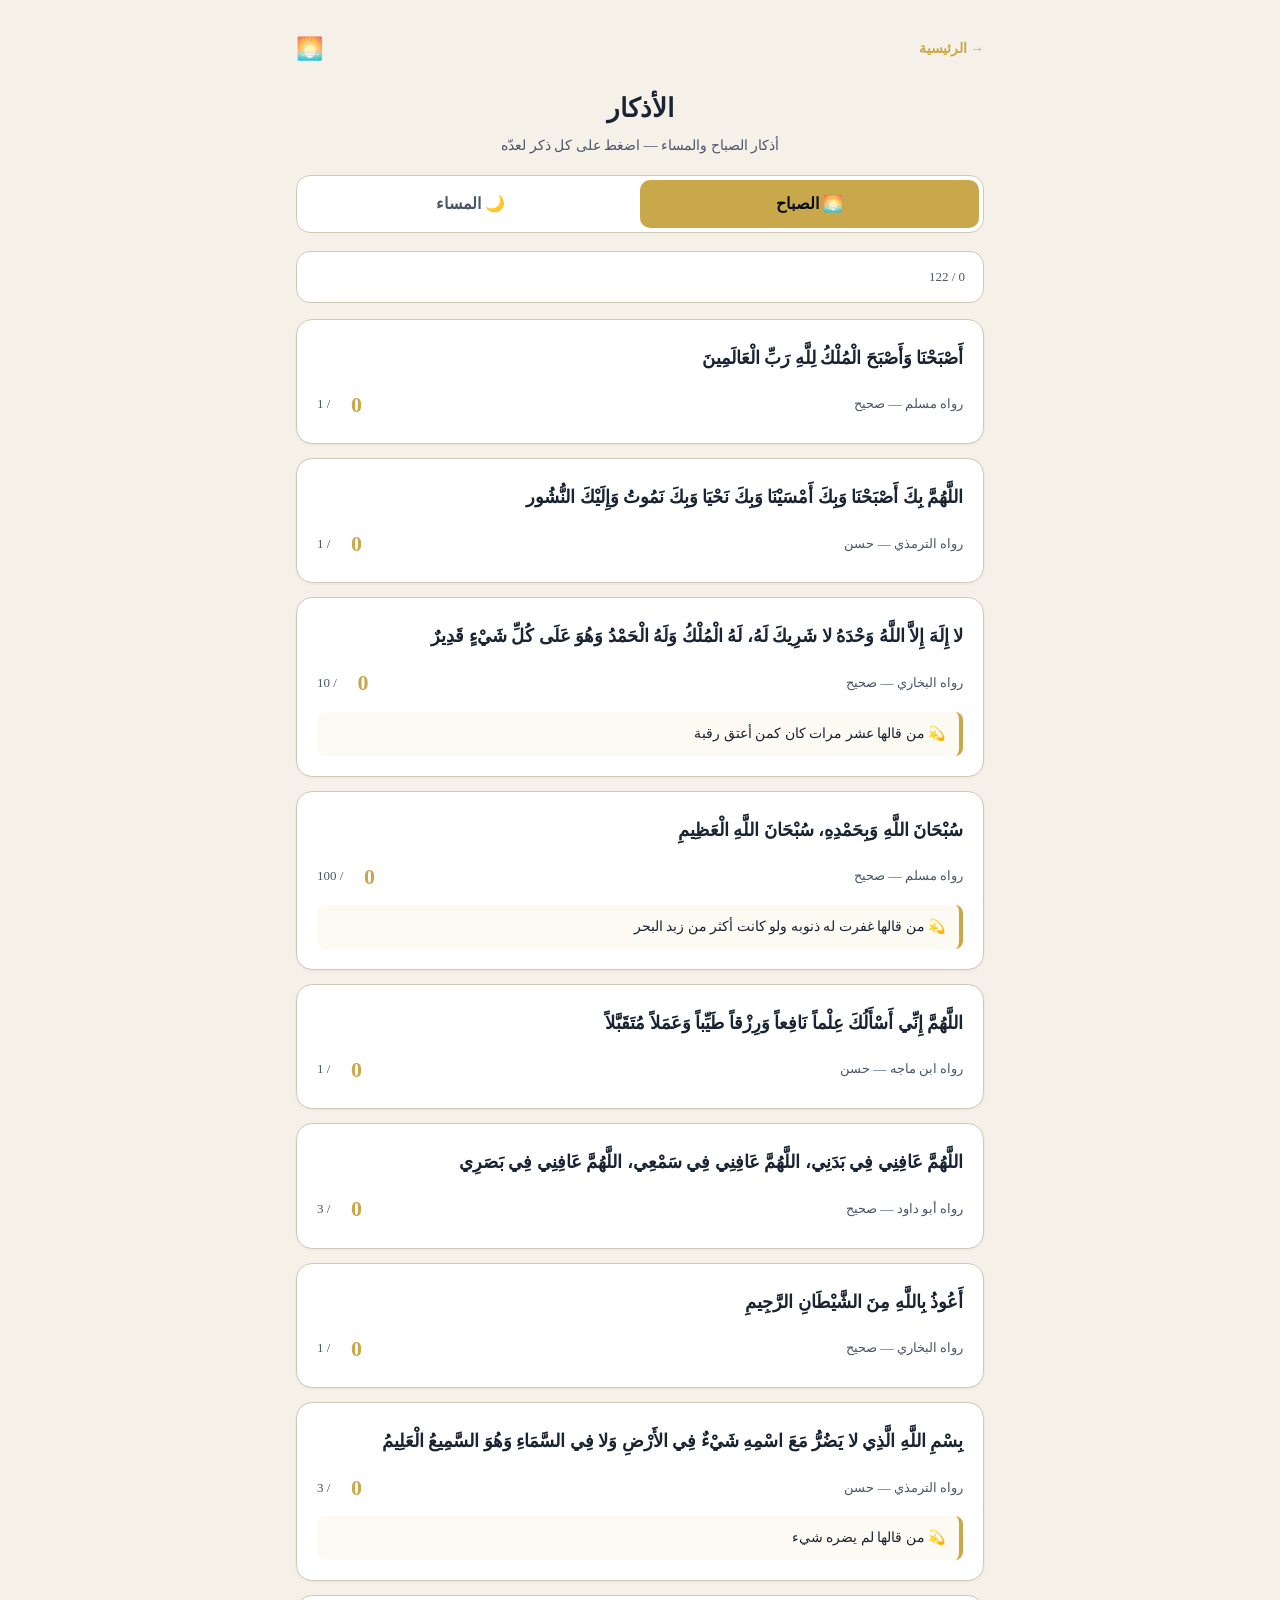
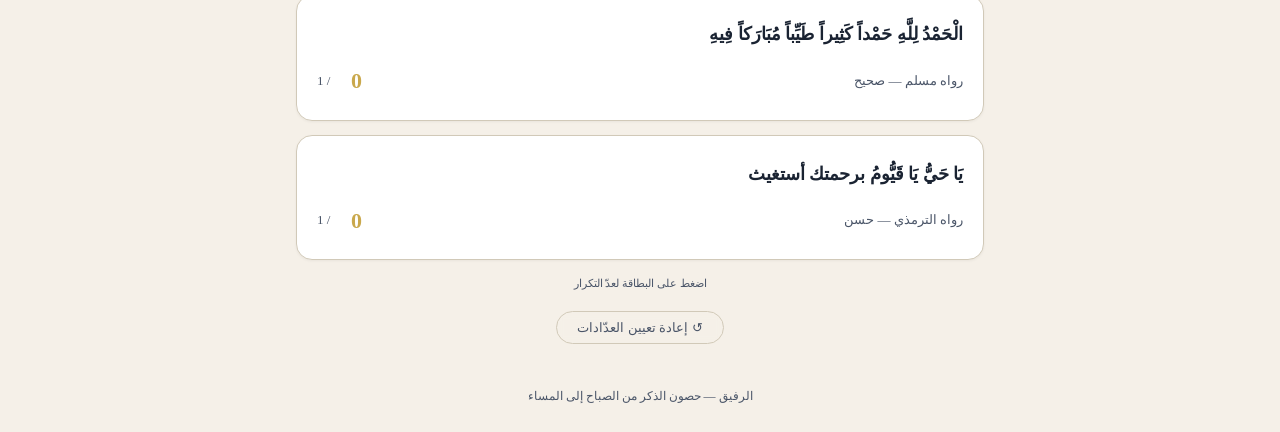
<file: azkar.html>
<!DOCTYPE html>
<html lang="ar" dir="rtl">
<head>
<meta charset="UTF-8">
<meta name="viewport" content="width=device-width, initial-scale=1.0">
<title>الأذكار — الرفيق</title>
<link rel="stylesheet" href="./style.css">
<link rel="icon" type="image/svg+xml" href="data:image/svg+xml,<svg xmlns='http://www.w3.org/2000/svg' viewBox='0 0 100 100'><text y='.9em' font-size='90'>🕌</text></svg>">
<style>
  .container{max-width:720px;margin:0 auto;padding:16px;}
  .topbar{display:flex;align-items:center;justify-content:space-between;padding:14px 0;}
  .back{color:var(--gold);text-decoration:none;font-size:14px;font-weight:600;}
  h1{text-align:center;font-size:26px;color:var(--gold-soft);margin:6px 0 2px;}
  .sub{text-align:center;color:var(--muted);font-size:14px;margin-bottom:18px;}

  .tabs{display:flex;background:var(--card);border-radius:14px;padding:4px;
    border:1px solid var(--border);margin-bottom:18px;backdrop-filter:blur(8px);}
  .tab{flex:1;text-align:center;padding:10px;border-radius:10px;cursor:pointer;
    font-weight:700;color:var(--muted);transition:.2s;}
  .tab.active{background:var(--gold);color:#080B10;}

  .progress-wrap{background:var(--card);border-radius:14px;border:1px solid var(--border);
    padding:14px 18px;margin-bottom:16px;display:flex;align-items:center;gap:14px;backdrop-filter:blur(8px);}
  .progress-bar{flex:1;height:8px;background:rgba(255,255,255,0.06);border-radius:99px;overflow:hidden;}
  .progress-fill{height:100%;background:var(--gold);width:0%;transition:width .3s;}
  .progress-text{font-size:13px;color:var(--muted);white-space:nowrap;}

  .zikr-card{background:var(--card);border-radius:var(--radius);border:1px solid var(--border);
    box-shadow:0 1px 3px rgba(0,0,0,0.05);padding:20px;margin-bottom:14px;
    transition:.2s; cursor:pointer; user-select:none; -webkit-user-select:none;backdrop-filter:blur(8px);}
  .zikr-card:active{transform:scale(0.98);}
  .zikr-card.done{opacity:0.5;}
  .zikr-card.done .zikr-text{text-decoration:line-through;text-decoration-color:var(--gold);}
  .zikr-text{font-size:18px;font-weight:600;color:var(--text);margin-bottom:10px;font-family:'Amiri',serif;line-height:2;}
  .zikr-meta{display:flex;justify-content:space-between;align-items:center;}
  .zikr-source{font-size:13px;color:var(--muted);}
  .zikr-virtue{background:rgba(212,175,55,0.06);border-right:4px solid var(--gold);border-radius:8px;
    padding:10px 14px;margin-top:10px;font-size:14px;color:var(--text);}
  .counter{display:flex;align-items:center;gap:10px;}
  .counter .count-num{font-size:22px;font-weight:800;color:var(--gold);min-width:32px;text-align:center;}
  .counter .count-target{font-size:13px;color:var(--muted);}
  .tap-hint{font-size:11px;color:var(--muted);margin-top:8px;text-align:center;}

  .reset-btn{display:block;margin:18px auto;background:none;border:1px solid var(--border);
    color:var(--muted);padding:8px 20px;border-radius:99px;font-size:13px;cursor:pointer;backdrop-filter:blur(4px);}
  .reset-btn:hover{border-color:var(--gold);color:var(--gold);}
  footer{text-align:center;padding:24px 0 10px;color:var(--muted);font-size:12px;}
</style>
</head>
<body>
<div class="container">
  <div class="topbar">
    <a class="back" href="./index.html">→ الرئيسية</a>
    <span style="font-size:22px;">🌅</span>
  </div>
  <h1>الأذكار</h1>
  <p class="sub">أذكار الصباح والمساء — اضغط على كل ذكر لعدّه</p>

  <div class="tabs">
    <div class="tab active" data-t="morning">🌅 الصباح</div>
    <div class="tab" data-t="evening">🌙 المساء</div>
  </div>

  <div class="progress-wrap">
    <div class="progress-text" id="progressText">0 / 0</div>
    <div class="progress-bar"><div class="progress-fill" id="progressFill"></div></div>
  </div>

  <div id="list"></div>

  <button class="reset-btn" id="resetBtn">↺ إعادة تعيين العدّادات</button>
  <footer>الرفيق — حصون الذكر من الصباح إلى المساء</footer>
</div>

<script>
const AZKAR_DATA = {
  "morning": [
    {"id": 1, "text": "أَصْبَحْنَا وَأَصْبَحَ الْمُلْكُ لِلَّهِ رَبِّ الْعَالَمِينَ", "count": 1, "source": "رواه مسلم", "grade": "صحيح"},
    {"id": 2, "text": "اللَّهُمَّ بِكَ أَصْبَحْنَا وَبِكَ أَمْسَيْنَا وَبِكَ نَحْيَا وَبِكَ نَمُوتُ وَإِلَيْكَ النُّشُور", "count": 1, "source": "رواه الترمذي", "grade": "حسن"},
    {"id": 3, "text": "لا إِلَهَ إِلاَّ اللَّهُ وَحْدَهُ لا شَرِيكَ لَهُ، لَهُ الْمُلْكُ وَلَهُ الْحَمْدُ وَهُوَ عَلَى كُلِّ شَيْءٍ قَدِيرٌ", "count": 10, "source": "رواه البخاري", "grade": "صحيح", "virtue": "من قالها عشر مرات كان كمن أعتق رقبة"},
    {"id": 4, "text": "سُبْحَانَ اللَّهِ وَبِحَمْدِهِ، سُبْحَانَ اللَّهِ الْعَظِيمِ", "count": 100, "source": "رواه مسلم", "grade": "صحيح", "virtue": "من قالها غفرت له ذنوبه ولو كانت أكثر من زبد البحر"},
    {"id": 5, "text": "اللَّهُمَّ إِنِّي أَسْأَلُكَ عِلْماً نَافِعاً وَرِزْقاً طَيِّباً وَعَمَلاً مُتَقَبَّلاً", "count": 1, "source": "رواه ابن ماجه", "grade": "حسن"},
    {"id": 6, "text": "اللَّهُمَّ عَافِنِي فِي بَدَنِي، اللَّهُمَّ عَافِنِي فِي سَمْعِي، اللَّهُمَّ عَافِنِي فِي بَصَرِي", "count": 3, "source": "رواه أبو داود", "grade": "صحيح"},
    {"id": 7, "text": "أَعُوذُ بِاللَّهِ مِنَ الشَّيْطَانِ الرَّجِيمِ", "count": 1, "source": "رواه البخاري", "grade": "صحيح"},
    {"id": 8, "text": "بِسْمِ اللَّهِ الَّذِي لا يَضُرُّ مَعَ اسْمِهِ شَيْءٌ فِي الأَرْضِ وَلا فِي السَّمَاءِ وَهُوَ السَّمِيعُ الْعَلِيمُ", "count": 3, "source": "رواه الترمذي", "grade": "حسن", "virtue": "من قالها لم يضره شيء"},
    {"id": 9, "text": "الْحَمْدُ لِلَّهِ حَمْداً كَثِيراً طَيِّباً مُبَارَكاً فِيهِ", "count": 1, "source": "رواه مسلم", "grade": "صحيح"},
    {"id": 10, "text": "يَا حَيُّ يَا قَيُّومُ برحمتك أستغيث", "count": 1, "source": "رواه الترمذي", "grade": "حسن"}
  ],
  "evening": [
    {"id": 1, "text": "أَمْسَيْنَا وَأَمْسَى الْمُلْكُ لِلَّهِ رَبِّ الْعَالَمِينَ", "count": 1, "source": "رواه مسلم", "grade": "صحيح"},
    {"id": 2, "text": "اللَّهُمَّ بِكَ أَمْسَيْنَا وَبِكَ أَصْبَحْنَا وَبِكَ نَحْيَا وَبِكَ نَمُوتُ وَإِلَيْكَ النُّشُور", "count": 1, "source": "رواه الترمذي", "grade": "حسن"},
    {"id": 3, "text": "لا إِلَهَ إِلاَّ اللَّهُ وَحْدَهُ لا شَرِيكَ لَهُ، لَهُ الْمُلْكُ وَلَهُ الْحَمْدُ وَهُوَ عَلَى كُلِّ شَيْءٍ قَدِيرٌ", "count": 10, "source": "رواه البخاري", "grade": "صحيح"},
    {"id": 4, "text": "سُبْحَانَ اللَّهِ وَبِحَمْدِهِ، سُبْحَانَ اللَّهِ الْعَظِيمِ", "count": 100, "source": "رواه مسلم", "grade": "صحيح"},
    {"id": 5, "text": "اللَّهُمَّ إِنِّي أَسْأَلُكَ الْعَافِيَةَ فِي الدُّنْيَا وَالآخِرَةِ", "count": 1, "source": "رواه الترمذي", "grade": "حسن"},
    {"id": 6, "text": "أَعُوذُ بِاللَّهِ السَّمِيعِ الْعَلِيمِ مِنَ الشَّيْطَانِ الرَّجِيمِ", "count": 1, "source": "رواه البخاري", "grade": "صحيح"},
    {"id": 7, "text": "بِسْمِ اللَّهِ الَّذِي لا يَضُرُّ مَعَ اسْمِهِ شَيْءٌ فِي الأَرْضِ وَلا فِي السَّمَاءِ", "count": 3, "source": "رواه الترمذي", "grade": "حسن"},
    {"id": 8, "text": "الْحَمْدُ لِلَّهِ الَّذِي أَمْسَيْنَا وَإِلَيْهِ الْمَصِيرُ", "count": 1, "source": "رواه أبو داود", "grade": "صحيح"},
    {"id": 9, "text": "يَا أَرْحَمَ الرَّاحِمِينَ برحمتك استغيث", "count": 1, "source": "رواه الترمذي", "grade": "حسن"}
  ]
};

// ===== مفتاح حفظ التقدم في localStorage =====
const STORAGE_KEY = 'rafeeq_azkar_progress';

// ===== تهيئة العدادات =====
let activeTab = 'morning';
let counters = {};

function loadProgress(){
  try {
    const saved = localStorage.getItem(STORAGE_KEY);
    if(saved) {
      const parsed = JSON.parse(saved);
      // نتحقق من صحة البيانات (قد تتغير الأذكار مستقبلاً)
      ['morning', 'evening'].forEach(tab => {
        counters[tab] = {};
        AZKAR_DATA[tab].forEach(z => {
          counters[tab][z.id] = (parsed[tab] && typeof parsed[tab][z.id] === 'number') ? parsed[tab][z.id] : 0;
        });
      });
      return;
    }
  } catch(e) {}
  // بيانات افتراضية
  initCounters();
}

function saveProgress(){
  localStorage.setItem(STORAGE_KEY, JSON.stringify(counters));
}

function initCounters(){
  ['morning','evening'].forEach(tab=>{
    counters[tab] = {};
    AZKAR_DATA[tab].forEach(z=> counters[tab][z.id] = 0);
  });
}

function render(){
  const list = AZKAR_DATA[activeTab];
  const wrap = document.getElementById('list');
  wrap.innerHTML = list.map(z=>{
    const c = counters[activeTab][z.id];
    const done = c >= z.count;
    return `
      <div class="zikr-card ${done?'done':''}" data-id="${z.id}">
        <div class="zikr-text">${z.text}</div>
        <div class="zikr-meta">
          <span class="zikr-source">${z.source} — ${z.grade}</span>
          <div class="counter">
            <span class="count-num">${c}</span>
            <span class="count-target">/ ${z.count}</span>
          </div>
        </div>
        ${z.virtue ? `<div class="zikr-virtue">💫 ${z.virtue}</div>` : ''}
      </div>`;
  }).join('') + `<p class="tap-hint">اضغط على البطاقة لعدّ التكرار</p>`;

  wrap.querySelectorAll('.zikr-card').forEach(card=>{
    card.addEventListener('click', ()=>{
      const id = parseInt(card.dataset.id,10);
      const z = list.find(x=>x.id===id);
      counters[activeTab][id] = (counters[activeTab][id] + 1) % (z.count + 1);
      saveProgress();
      render();
      updateProgress();
    });
  });
  updateProgress();
}

function updateProgress(){
  const list = AZKAR_DATA[activeTab];
  const total = list.reduce((s,z)=>s+z.count,0);
  const done = list.reduce((s,z)=>s+Math.min(counters[activeTab][z.id], z.count),0);
  document.getElementById('progressText').textContent = `${done} / ${total}`;
  document.getElementById('progressFill').style.width = `${total? (done/total*100):0}%`;
}

// ===== أحداث التبويب =====
document.querySelectorAll('.tab').forEach(tab=>{
  tab.addEventListener('click', ()=>{
    document.querySelectorAll('.tab').forEach(t=>t.classList.remove('active'));
    tab.classList.add('active');
    activeTab = tab.dataset.t;
    render();
  });
});

// ===== زر إعادة الضبط =====
document.getElementById('resetBtn').addEventListener('click', ()=>{
  if(confirm('هل أنت متأكد من إعادة تعيين جميع العدادات؟')){
    initCounters();
    saveProgress();
    render();
  }
});

// ===== التهيئة =====
loadProgress();
render();
</script>
</body>
</html>
</file>
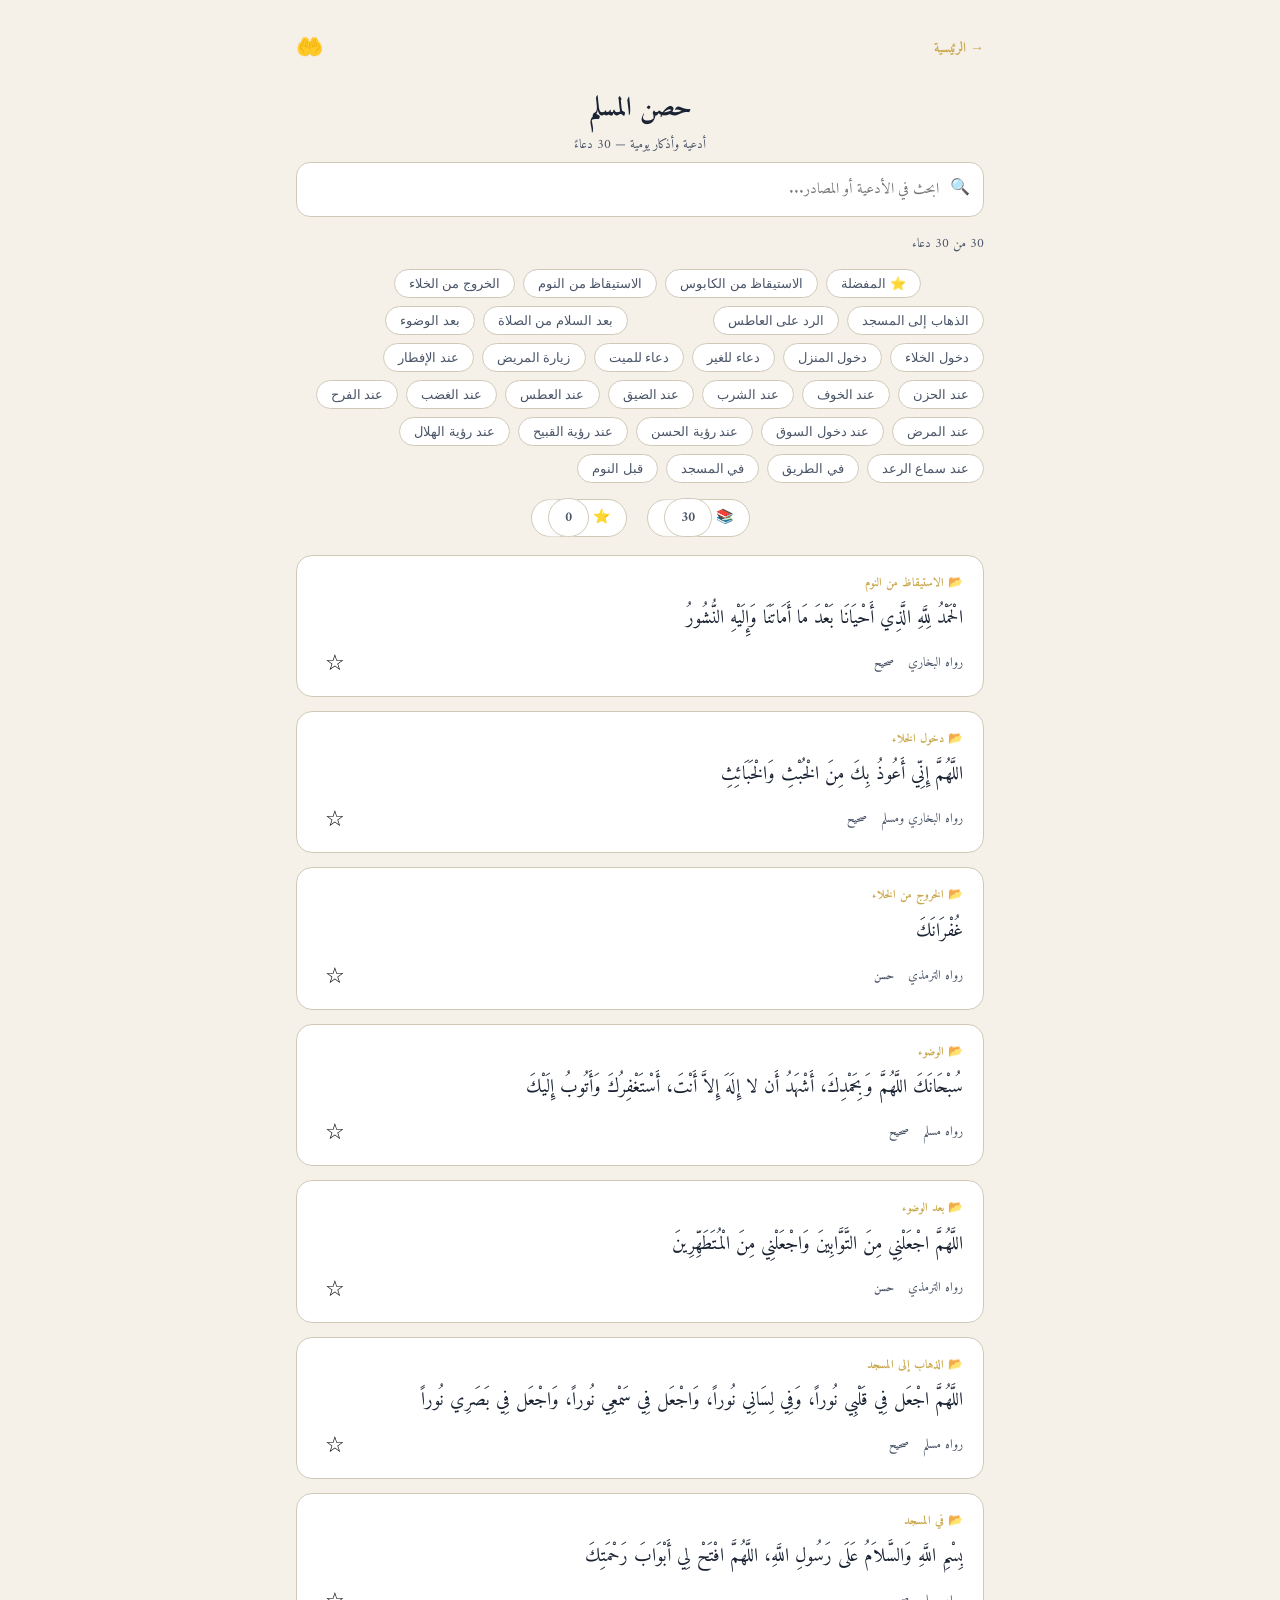
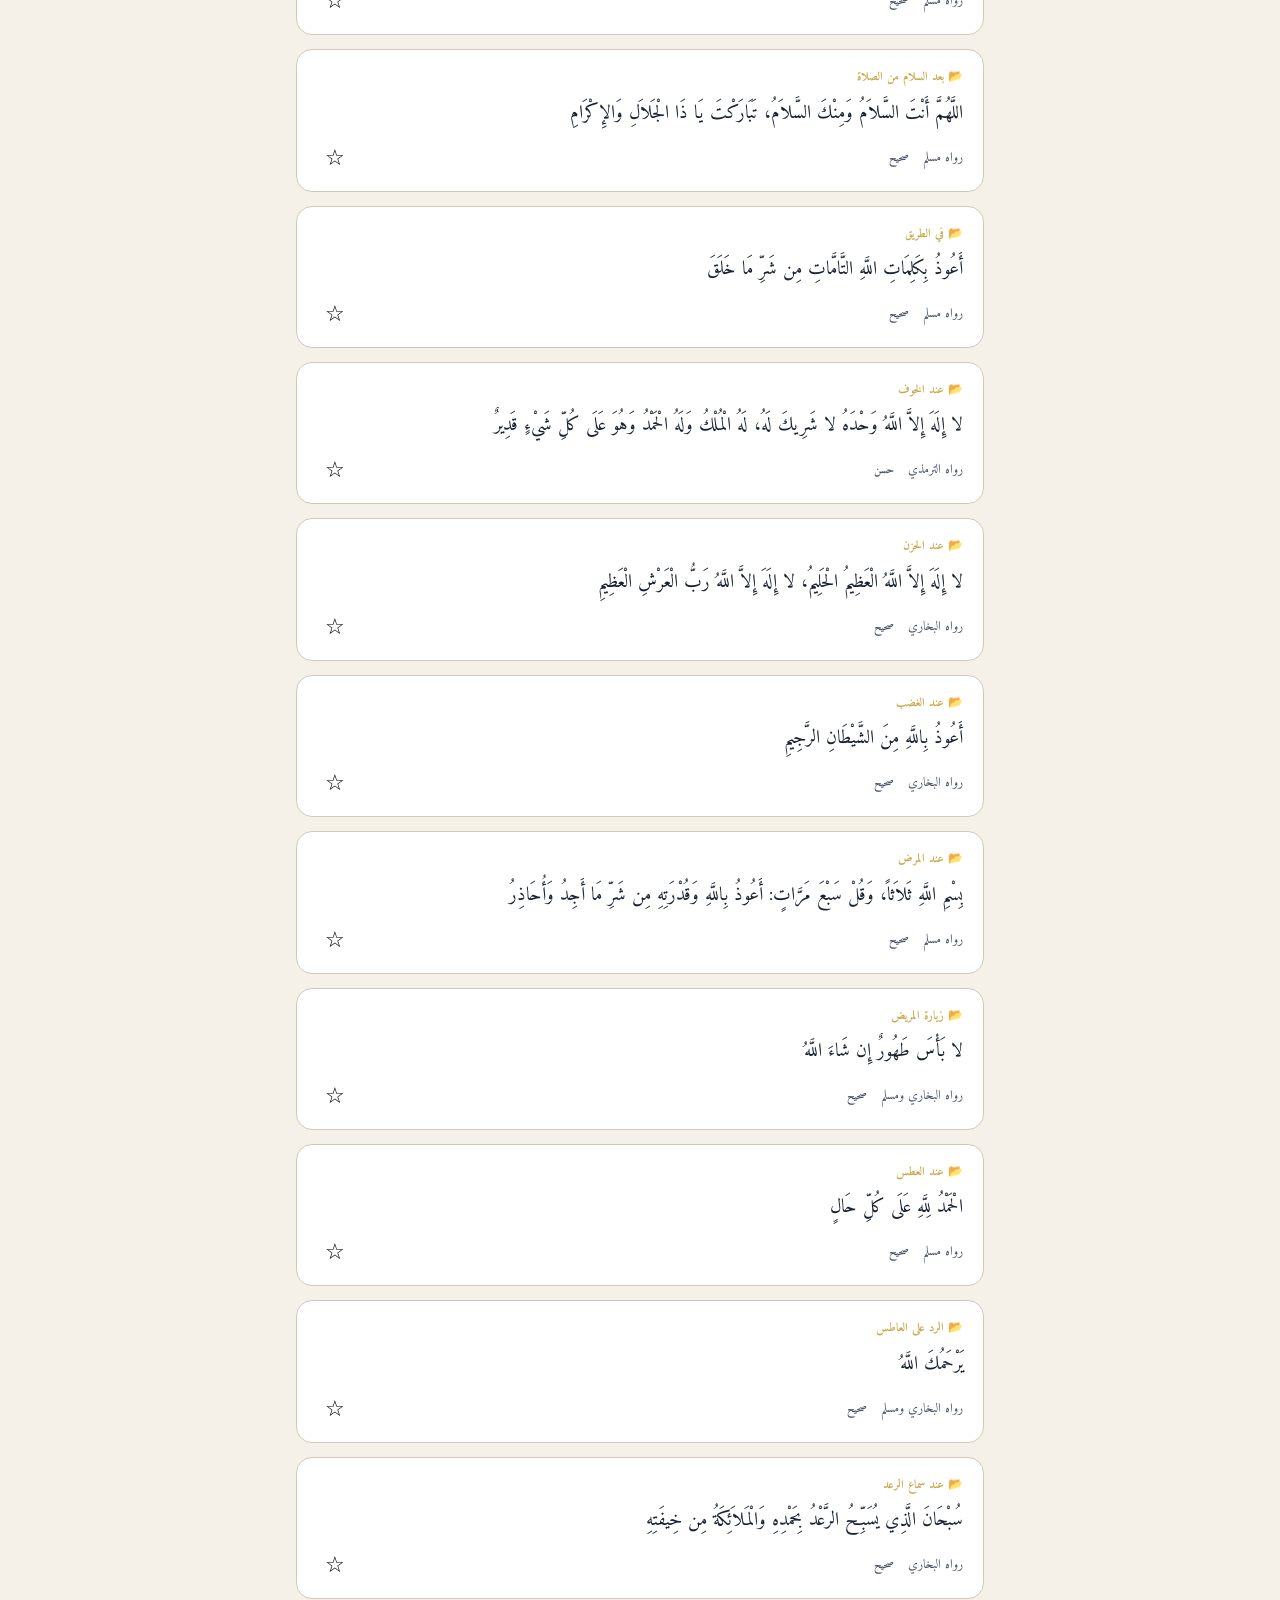
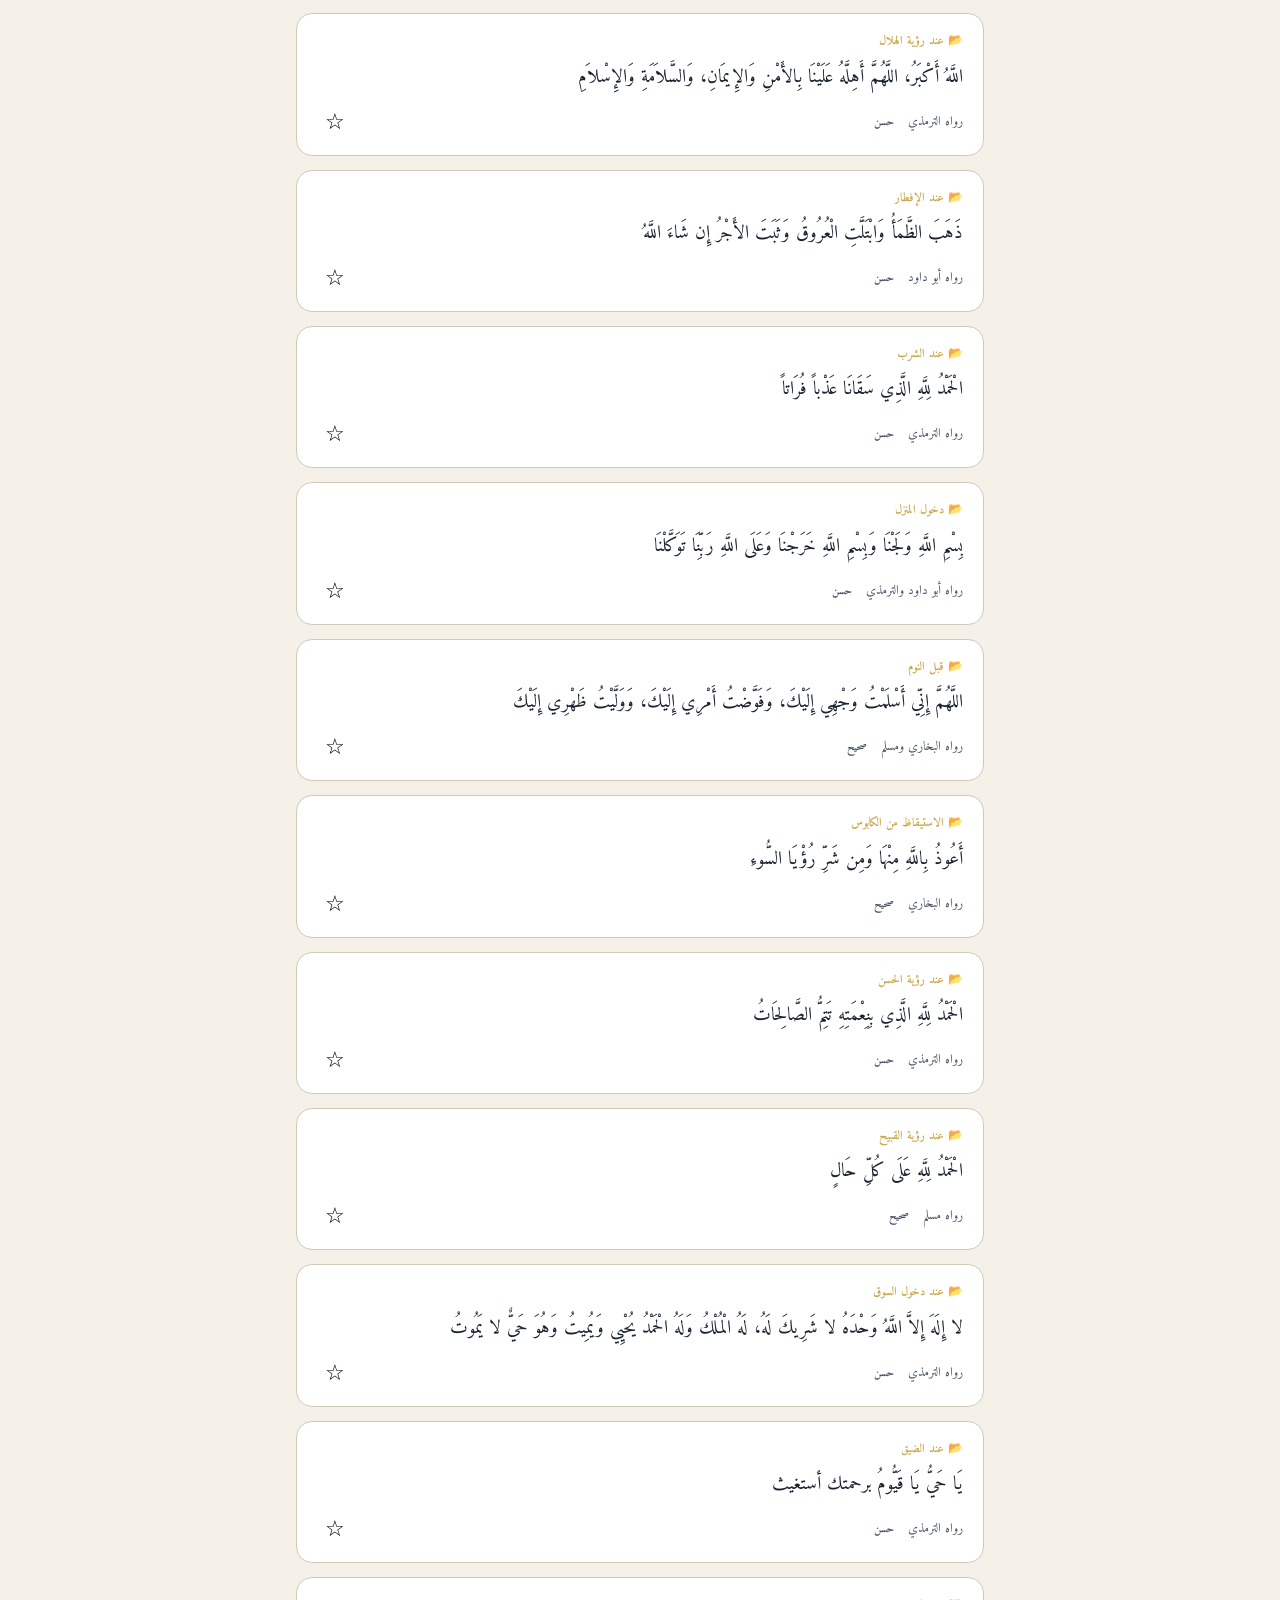
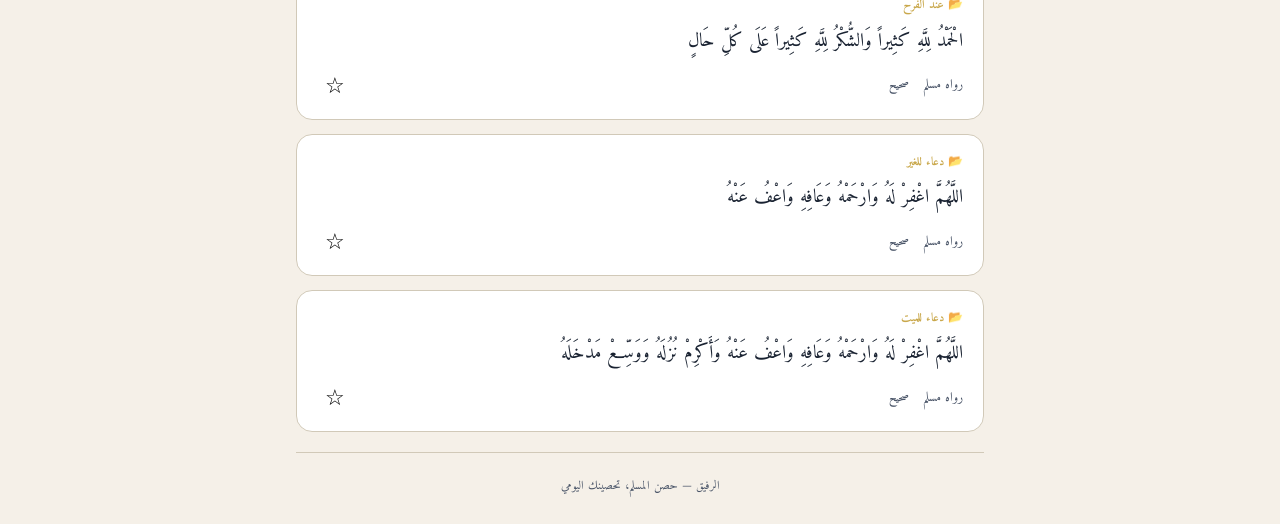
<file: hisnul.html>
<!DOCTYPE html>
<html lang="ar" dir="rtl">
<head>
<meta charset="UTF-8">
<meta name="viewport" content="width=device-width, initial-scale=1.0">
<title>حصن المسلم — الرفيق</title>
<link rel="stylesheet" href="./style.css">
<link rel="preconnect" href="https://fonts.googleapis.com">
<link href="https://fonts.googleapis.com/css2?family=Tajawal:wght@400;500;700;800&family=Amiri:wght@400;700&display=swap" rel="stylesheet">
<link rel="icon" type="image/svg+xml" href="data:image/svg+xml,<svg xmlns='http://www.w3.org/2000/svg' viewBox='0 0 100 100'><text y='.9em' font-size='90'>🤲</text></svg>">
<style>
  .container{max-width:720px;margin:0 auto;padding:16px;}
  .topbar{display:flex;align-items:center;justify-content:space-between;padding:14px 0;}
  .back{color:var(--gold);text-decoration:none;font-size:14px;font-weight:600;}
  h1{text-align:center;font-size:26px;color:var(--gold-soft);margin:6px 0 2px;}
  .sub{text-align:center;color:var(--muted);font-size:13px;margin-bottom:6px;}

  .search-box{position:relative;margin-bottom:16px;}
  .search-box input{width:100%;padding:13px 44px 13px 16px;border-radius:14px;border:1px solid var(--border);
    background:var(--card);backdrop-filter:blur(12px);font-size:15px;font-family:inherit;color:var(--text);}
  .search-box input:focus{outline:2px solid var(--gold);}
  .search-box .ic{position:absolute;right:14px;top:50%;transform:translateY(-50%);color:var(--muted);}
  .result-count{font-size:13px;color:var(--muted);margin-bottom:14px;}

  .dua-card{background:var(--card);border-radius:var(--radius);border:1px solid var(--border);
    padding:18px 20px;margin-bottom:14px;backdrop-filter:blur(8px);transition:0.2s;}
  .dua-card:hover{border-color:var(--gold);}
  .dua-card .category{font-size:12px;color:var(--gold);font-weight:700;text-transform:uppercase;margin-bottom:6px;}
  .dua-card .text{font-family:'Amiri',serif;font-size:19px;line-height:2;color:var(--text);margin-bottom:10px;}
  .dua-card .meta{display:flex;justify-content:space-between;align-items:center;flex-wrap:wrap;gap:8px;}
  .dua-card .source{font-size:13px;color:var(--muted);}
  .dua-card .source .grade{background:rgba(255,255,255,0.06);padding:2px 10px;border-radius:99px;font-size:11px;font-weight:700;color:var(--gold-soft);}
  .dua-card .fav-btn{background:none;border:none;font-size:22px;cursor:pointer;transition:0.2s;padding:4px 8px;border-radius:50%;line-height:1;}
  .dua-card .fav-btn:hover{transform:scale(1.2);}
  .dua-card .fav-btn.active{color:var(--gold);text-shadow:0 0 12px rgba(212,175,55,0.3);}

  .filter-tabs{display:flex;flex-wrap:wrap;gap:8px;margin-bottom:16px;}
  .filter-tabs .tab{padding:6px 14px;border-radius:99px;background:var(--card);border:1px solid var(--border);
    font-size:13px;cursor:pointer;transition:0.2s;font-weight:500;color:var(--muted);backdrop-filter:blur(4px);}
  .filter-tabs .tab.active{background:var(--gold);color:#080B10;border-color:var(--gold);font-weight:700;}
  .filter-tabs .tab:hover:not(.active){border-color:var(--gold);}

  .stats{display:flex;gap:20px;justify-content:center;margin:12px 0 18px;font-size:14px;color:var(--muted);}
  .stats span{background:var(--card);padding:6px 16px;border-radius:99px;border:1px solid var(--border);backdrop-filter:blur(4px);}
  .stats .num{font-weight:800;color:var(--gold-soft);}

  #status{text-align:center;color:var(--muted);padding:40px 0;}
  footer{text-align:center;padding:24px 0 10px;color:var(--muted);font-size:12px;border-top:1px solid var(--border);margin-top:20px;}
  @media (max-width:600px){.dua-card .text{font-size:17px;}}
</style>
</head>
<body>
<div class="container">
  <div class="topbar">
    <a class="back" href="./index.html">→ الرئيسية</a>
    <span style="font-size:22px;">🤲</span>
  </div>
  <h1>حصن المسلم</h1>
  <p class="sub">أدعية وأذكار يومية — 30 دعاءً</p>

  <div class="search-box">
    <input type="text" id="searchInput" placeholder="ابحث في الأدعية أو المصادر...">
    <span class="ic">🔍</span>
  </div>
  <div class="result-count" id="resultCount"></div>

  <div class="filter-tabs" id="filterTabs">
    <button class="tab active" data-filter="all">الكل</button>
    <button class="tab" data-filter="المفضلة">⭐ المفضلة</button>
  </div>

  <div class="stats">
    <span>📚 <span class="num" id="totalCount">0</span></span>
    <span>⭐ <span class="num" id="favCount">0</span></span>
  </div>

  <div id="duaList"></div>
  <footer>الرفيق — حصن المسلم، تحصينك اليومي</footer>
</div>

<script>
const HISNUL_DATA = [
  {id:1,category:"الاستيقاظ من النوم",text:"الْحَمْدُ لِلَّهِ الَّذِي أَحْيَانَا بَعْدَ مَا أَمَاتَنَا وَإِلَيْهِ النُّشُورُ",source:"رواه البخاري",grade:"صحيح"},
  {id:2,category:"دخول الخلاء",text:"اللَّهُمَّ إِنِّي أَعُوذُ بِكَ مِنَ الْخُبْثِ وَالْخَبَائِثِ",source:"رواه البخاري ومسلم",grade:"صحيح"},
  {id:3,category:"الخروج من الخلاء",text:"غُفْرَانَكَ",source:"رواه الترمذي",grade:"حسن"},
  {id:4,category:"الوضوء",text:"سُبْحَانَكَ اللَّهُمَّ وَبِحَمْدِكَ، أَشْهَدُ أَن لا إِلَهَ إِلاَّ أَنْتَ، أَسْتَغْفِرُكَ وَأَتُوبُ إِلَيْكَ",source:"رواه مسلم",grade:"صحيح"},
  {id:5,category:"بعد الوضوء",text:"اللَّهُمَّ اجْعَلْنِي مِنَ التَّوَّابِينَ وَاجْعَلْنِي مِنَ الْمُتَطَهِّرِينَ",source:"رواه الترمذي",grade:"حسن"},
  {id:6,category:"الذهاب إلى المسجد",text:"اللَّهُمَّ اجْعَل فِي قَلْبِي نُوراً، وَفِي لِسَانِي نُوراً، وَاجْعَل فِي سَمْعِي نُوراً، وَاجْعَل فِي بَصَرِي نُوراً",source:"رواه مسلم",grade:"صحيح"},
  {id:7,category:"في المسجد",text:"بِسْمِ اللَّهِ وَالسَّلاَمُ عَلَى رَسُولِ اللَّهِ، اللَّهُمَّ افْتَحْ لِي أَبْوَابَ رَحْمَتِكَ",source:"رواه مسلم",grade:"صحيح"},
  {id:8,category:"بعد السلام من الصلاة",text:"اللَّهُمَّ أَنْتَ السَّلاَمُ وَمِنْكَ السَّلاَمُ، تَبَارَكْتَ يَا ذَا الْجَلاَلِ وَالإِكْرَامِ",source:"رواه مسلم",grade:"صحيح"},
  {id:9,category:"في الطريق",text:"أَعُوذُ بِكَلِمَاتِ اللَّهِ التَّامَّاتِ مِن شَرِّ مَا خَلَقَ",source:"رواه مسلم",grade:"صحيح"},
  {id:10,category:"عند الخوف",text:"لا إِلَهَ إِلاَّ اللَّهُ وَحْدَهُ لا شَرِيكَ لَهُ، لَهُ الْمُلْكُ وَلَهُ الْحَمْدُ وَهُوَ عَلَى كُلِّ شَيْءٍ قَدِيرٌ",source:"رواه الترمذي",grade:"حسن"},
  {id:11,category:"عند الحزن",text:"لا إِلَهَ إِلاَّ اللَّهُ الْعَظِيمُ الْحَلِيمُ، لا إِلَهَ إِلاَّ اللَّهُ رَبُّ الْعَرْشِ الْعَظِيمِ",source:"رواه البخاري",grade:"صحيح"},
  {id:12,category:"عند الغضب",text:"أَعُوذُ بِاللَّهِ مِنَ الشَّيْطَانِ الرَّجِيمِ",source:"رواه البخاري",grade:"صحيح"},
  {id:13,category:"عند المرض",text:"بِسْمِ اللَّهِ ثَلاَثاً، وَقُلْ سَبْعَ مَرَّاتٍ: أَعُوذُ بِاللَّهِ وَقُدْرَتِهِ مِن شَرِّ مَا أَجِدُ وَأُحَاذِرُ",source:"رواه مسلم",grade:"صحيح"},
  {id:14,category:"زيارة المريض",text:"لا بَأْسَ طَهُورٌ إِن شَاءَ اللَّهُ",source:"رواه البخاري ومسلم",grade:"صحيح"},
  {id:15,category:"عند العطس",text:"الْحَمْدُ لِلَّهِ عَلَى كُلِّ حَالٍ",source:"رواه مسلم",grade:"صحيح"},
  {id:16,category:"الرد على العاطس",text:"يَرْحَمُكَ اللَّهُ",source:"رواه البخاري ومسلم",grade:"صحيح"},
  {id:17,category:"عند سماع الرعد",text:"سُبْحَانَ الَّذِي يُسَبِّحُ الرَّعْدُ بِحَمْدِهِ وَالْمَلاَئِكَةُ مِن خِيفَتِهِ",source:"رواه البخاري",grade:"صحيح"},
  {id:18,category:"عند رؤية الهلال",text:"اللَّهُ أَكْبَرُ، اللَّهُمَّ أَهِلَّهُ عَلَيْنَا بِالأَمْنِ وَالإِيمَانِ، وَالسَّلاَمَةِ وَالإِسْلاَمِ",source:"رواه الترمذي",grade:"حسن"},
  {id:19,category:"عند الإفطار",text:"ذَهَبَ الظَّمَأُ وَابْتَلَّتِ الْعُرُوقُ وَثَبَتَ الأَجْرُ إِن شَاءَ اللَّهُ",source:"رواه أبو داود",grade:"حسن"},
  {id:20,category:"عند الشرب",text:"الْحَمْدُ لِلَّهِ الَّذِي سَقَانَا عَذْباً فُرَاتاً",source:"رواه الترمذي",grade:"حسن"},
  {id:21,category:"دخول المنزل",text:"بِسْمِ اللَّهِ وَلَجْنَا وَبِسْمِ اللَّهِ خَرَجْنَا وَعَلَى اللَّهِ رَبِّنَا تَوَكَّلْنَا",source:"رواه أبو داود والترمذي",grade:"حسن"},
  {id:22,category:"قبل النوم",text:"اللَّهُمَّ إِنِّي أَسْلَمْتُ وَجْهِي إِلَيْكَ، وَفَوَّضْتُ أَمْرِي إِلَيْكَ، وَوَلَّيْتُ ظَهْرِي إِلَيْكَ",source:"رواه البخاري ومسلم",grade:"صحيح"},
  {id:23,category:"الاستيقاظ من الكابوس",text:"أَعُوذُ بِاللَّهِ مِنْهَا وَمِن شَرِّ رُؤْيَا السُّوءِ",source:"رواه البخاري",grade:"صحيح"},
  {id:24,category:"عند رؤية الحسن",text:"الْحَمْدُ لِلَّهِ الَّذِي بِنِعْمَتِهِ تَتِمُّ الصَّالِحَاتُ",source:"رواه الترمذي",grade:"حسن"},
  {id:25,category:"عند رؤية القبيح",text:"الْحَمْدُ لِلَّهِ عَلَى كُلِّ حَالٍ",source:"رواه مسلم",grade:"صحيح"},
  {id:26,category:"عند دخول السوق",text:"لا إِلَهَ إِلاَّ اللَّهُ وَحْدَهُ لا شَرِيكَ لَهُ، لَهُ الْمُلْكُ وَلَهُ الْحَمْدُ يُحْيِي وَيُمِيتُ وَهُوَ حَيٌّ لا يَمُوتُ",source:"رواه الترمذي",grade:"حسن"},
  {id:27,category:"عند الضيق",text:"يَا حَيُّ يَا قَيُّومُ برحمتك أستغيث",source:"رواه الترمذي",grade:"حسن"},
  {id:28,category:"عند الفرح",text:"الْحَمْدُ لِلَّهِ كَثِيراً وَالشُّكْرُ لِلَّهِ كَثِيراً عَلَى كُلِّ حَالٍ",source:"رواه مسلم",grade:"صحيح"},
  {id:29,category:"دعاء للغير",text:"اللَّهُمَّ اغْفِرْ لَهُ وَارْحَمْهُ وَعَافِهِ وَاعْفُ عَنْهُ",source:"رواه مسلم",grade:"صحيح"},
  {id:30,category:"دعاء للميت",text:"اللَّهُمَّ اغْفِرْ لَهُ وَارْحَمْهُ وَعَافِهِ وَاعْفُ عَنْهُ وَأَكْرِمْ نُزُلَهُ وَوَسِّعْ مَدْخَلَهُ",source:"رواه مسلم",grade:"صحيح"}
];

let filteredData = [...HISNUL_DATA];
let favorites = JSON.parse(localStorage.getItem('hisnul_favorites') || '[]');
let currentFilter = 'all';

const listEl = document.getElementById('duaList');
const searchInput = document.getElementById('searchInput');
const resultCountEl = document.getElementById('resultCount');
const totalCountEl = document.getElementById('totalCount');
const favCountEl = document.getElementById('favCount');
const filterTabsEl = document.getElementById('filterTabs');

function saveFavorites(){
  localStorage.setItem('hisnul_favorites', JSON.stringify(favorites));
  updateStats();
}

function toggleFavorite(id){
  const idx = favorites.indexOf(id);
  if(idx > -1) favorites.splice(idx, 1);
  else favorites.push(id);
  saveFavorites();
  renderList();
}

function updateStats(){
  totalCountEl.textContent = HISNUL_DATA.length;
  favCountEl.textContent = favorites.length;
}

function getCategories(){
  const cats = new Set();
  HISNUL_DATA.forEach(d => cats.add(d.category));
  return Array.from(cats).sort();
}

function buildFilterTabs(){
  const categories = getCategories();
  let html = `<button class="tab active" data-filter="all">الكل</button>
              <button class="tab" data-filter="المفضلة">⭐ المفضلة</button>`;
  categories.forEach(cat => {
    html += `<button class="tab" data-filter="${cat}">${cat}</button>`;
  });
  filterTabsEl.innerHTML = html;
  filterTabsEl.querySelectorAll('.tab').forEach(tab => {
    tab.addEventListener('click', function(){
      filterTabsEl.querySelectorAll('.tab').forEach(t => t.classList.remove('active'));
      this.classList.add('active');
      currentFilter = this.dataset.filter;
      applyFiltersAndSearch();
    });
  });
}

function applyFiltersAndSearch(){
  const query = searchInput.value.trim().toLowerCase();
  let result = [...HISNUL_DATA];
  if(currentFilter === 'المفضلة') result = result.filter(d => favorites.includes(d.id));
  else if(currentFilter !== 'all') result = result.filter(d => d.category === currentFilter);
  if(query){
    result = result.filter(d =>
      d.text.includes(query) ||
      d.source.includes(query) ||
      d.category.includes(query) ||
      d.grade.includes(query)
    );
  }
  filteredData = result;
  renderList();
}

function renderList(){
  if(filteredData.length === 0){
    listEl.innerHTML = `<p style="text-align:center;color:var(--muted);padding:40px 0;">لا توجد أدعية تطابق البحث</p>`;
    resultCountEl.textContent = '0 نتيجة';
    return;
  }
  let html = '';
  filteredData.forEach(d => {
    const isFav = favorites.includes(d.id);
    html += `
      <div class="dua-card" data-id="${d.id}">
        <div class="category">📂 ${d.category}</div>
        <div class="text">${d.text}</div>
        <div class="meta">
          <span class="source">${d.source} <span class="grade">${d.grade}</span></span>
          <button class="fav-btn ${isFav ? 'active' : ''}" data-id="${d.id}">${isFav ? '⭐' : '☆'}</button>
        </div>
      </div>
    `;
  });
  listEl.innerHTML = html;
  resultCountEl.textContent = `${filteredData.length} من ${HISNUL_DATA.length} دعاء`;
  listEl.querySelectorAll('.fav-btn').forEach(btn => {
    btn.addEventListener('click', function(e){
      e.stopPropagation();
      const id = parseInt(this.dataset.id, 10);
      toggleFavorite(id);
    });
  });
}

searchInput.addEventListener('input', applyFiltersAndSearch);
buildFilterTabs();
updateStats();
renderList();
</script>
</body>
</html>
</file>
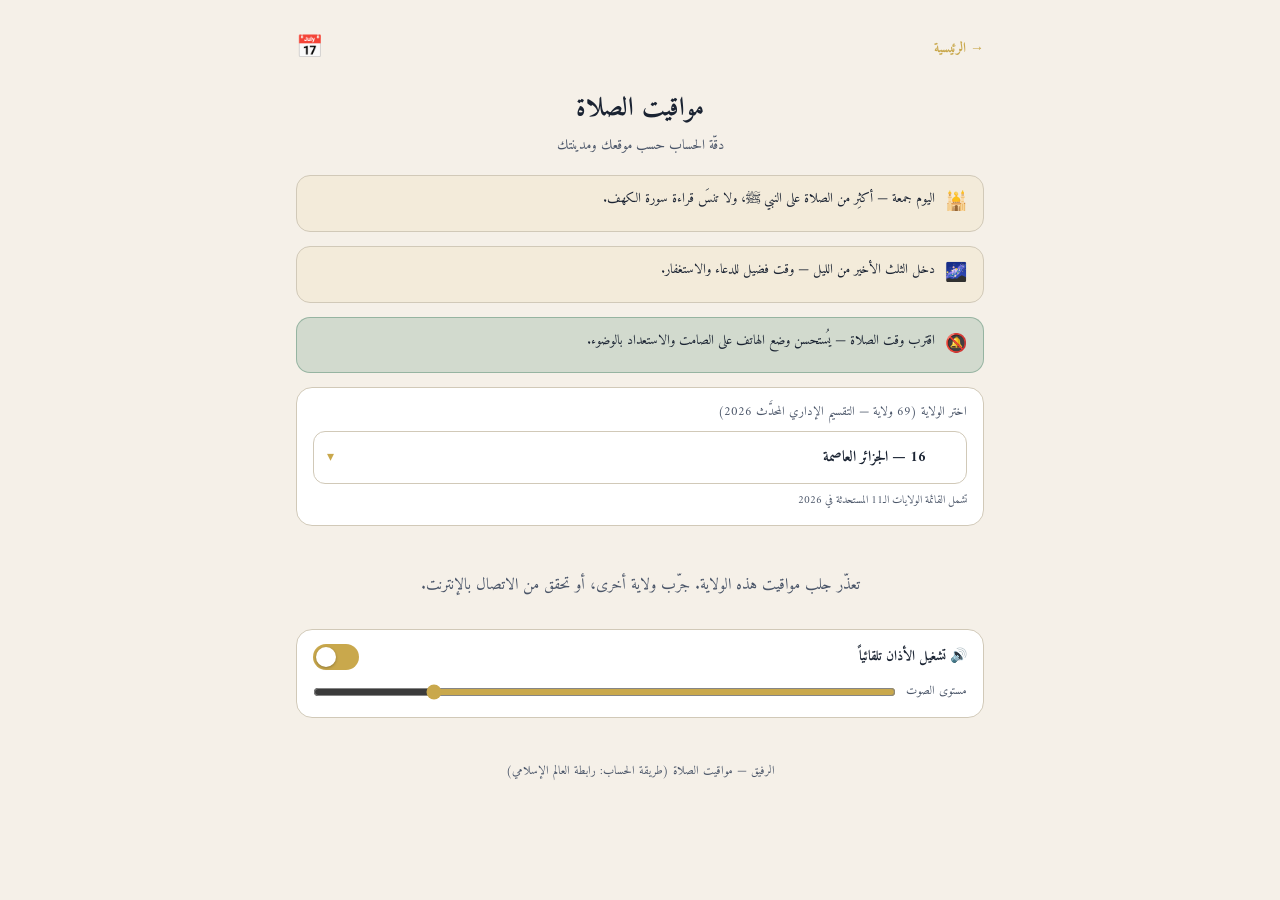
<file: prayer.html>
<!DOCTYPE html>
<html lang="ar" dir="rtl">
<head>
<meta charset="UTF-8">
<meta name="viewport" content="width=device-width, initial-scale=1.0">
<title>مواقيت الصلاة — الرفيق</title>
<link rel="stylesheet" href="./style.css">
<link rel="icon" type="image/svg+xml" href="data:image/svg+xml,<svg xmlns='http://www.w3.org/2000/svg' viewBox='0 0 100 100'><text y='.9em' font-size='90'>🕌</text></svg>">
<link rel="preconnect" href="https://fonts.googleapis.com">
<link href="https://fonts.googleapis.com/css2?family=Amiri:wght@400;700&display=swap" rel="stylesheet">
<style>
  .container{max-width:720px;margin:0 auto;padding:16px;}
  .topbar{display:flex;align-items:center;justify-content:space-between;padding:14px 0;}
  .back{color:var(--gold);text-decoration:none;font-size:14px;font-weight:600;}
  h1{text-align:center;font-size:26px;color:var(--gold-soft);margin:6px 0 2px;}
  .sub{text-align:center;color:var(--muted);font-size:14px;margin-bottom:18px;}

  .gentle-note{background:rgba(212,175,55,0.08);border:1px solid var(--border);border-radius:14px;
    padding:12px 16px;margin-bottom:14px;font-size:13.5px;color:var(--gold-soft);display:flex;gap:10px;
    align-items:flex-start;}
  .gentle-note .ic{flex-shrink:0;font-size:18px;}
  .gentle-note.silent{background:rgba(15,92,62,0.15);border-color:rgba(15,92,62,0.3);color:var(--text);}

  .hero{
    background:linear-gradient(160deg,var(--emerald),#0a3a28);
    color:#fff;border-radius:22px;padding:26px 22px;margin:18px 0;
    position:relative;overflow:hidden;box-shadow:0 8px 24px rgba(15,92,62,0.25);
    border:1px solid var(--border);
  }
  .hero.ramadan{
    background:linear-gradient(160deg,#5b3a8e,#2e1f52);
  }
  .hero .hijri{font-size:15px;opacity:0.9;margin-bottom:4px;}
  .hero .gregorian{font-size:13px;opacity:0.7;margin-bottom:16px;}
  .next-prayer-label{font-size:13px;opacity:0.85;}
  .next-prayer-name{font-size:32px;font-weight:800;margin:4px 0;}
  .countdown{font-size:22px;font-weight:700;color:#ffe9a8;letter-spacing:1px;font-variant-numeric:tabular-nums;}
  .ramadan-badge{display:inline-flex;align-items:center;gap:5px;background:rgba(255,255,255,0.15);
    border-radius:99px;padding:4px 12px;font-size:12px;margin-top:12px;}
  .iftar-suhoor{display:flex;gap:10px;margin-top:14px;}
  .is-box{flex:1;background:rgba(255,255,255,0.12);border-radius:12px;padding:10px 12px;text-align:center;}
  .is-box .lbl{font-size:11px;opacity:0.8;}
  .is-box .val{font-size:16px;font-weight:800;margin-top:2px;}

  .city-selector{background:var(--card);border:1px solid var(--border);border-radius:16px;
    padding:14px 16px;margin-bottom:16px;backdrop-filter:blur(12px);}
  .city-selector label{font-size:12.5px;color:var(--muted);display:block;margin-bottom:8px;}
  .select-wrap{position:relative;}
  .select-wrap::after{content:'▾';position:absolute;left:14px;top:50%;transform:translateY(-50%);
    color:var(--gold);pointer-events:none;font-size:14px;}
  select#citySelect{
    width:100%;appearance:none;-webkit-appearance:none;background:rgba(255,255,255,0.04);
    border:1px solid var(--border);border-radius:12px;padding:12px 40px 12px 14px;
    font-size:15px;font-family:inherit;color:var(--text);font-weight:600;
  }
  select#citySelect option{background:#080B10;color:#fff;}
  .wilaya-count{font-size:11px;color:var(--muted);margin-top:8px;}

  .timings{background:var(--card);border-radius:var(--radius);border:1px solid var(--border);
    backdrop-filter:blur(8px);overflow:hidden;margin-bottom:16px;}
  .prow{display:flex;align-items:center;justify-content:space-between;padding:16px 20px;
    border-bottom:1px solid var(--border);}
  .prow:last-child{border-bottom:none;}
  .prow.current{background:rgba(212,175,55,0.08);border-right:3px solid var(--gold);}
  .prow.adhan-now{background:rgba(212,175,55,0.12);}
  .pname{display:flex;align-items:center;gap:10px;font-weight:600;color:var(--gold-soft);}
  .pname .ic{font-size:20px;}
  .ptime{font-size:19px;font-weight:700;color:var(--gold);font-variant-numeric:tabular-nums;}

  .adhan-settings{background:var(--card);border:1px solid var(--border);border-radius:16px;
    padding:14px 16px;margin-bottom:20px;display:flex;align-items:center;justify-content:space-between;
    gap:12px;flex-wrap:wrap;backdrop-filter:blur(12px);}
  .adhan-settings .lbl{font-size:14px;font-weight:600;color:var(--text);display:flex;align-items:center;gap:8px;}
  .toggle{position:relative;width:46px;height:26px;border-radius:99px;background:#2a2a2a;cursor:pointer;
    transition:.2s;flex-shrink:0;}
  .toggle.on{background:var(--gold);}
  .toggle::after{content:'';position:absolute;top:3px;right:3px;width:20px;height:20px;border-radius:50%;
    background:#fff;transition:.2s;box-shadow:0 1px 3px rgba(0,0,0,0.3);}
  .toggle.on::after{transform:translateX(-20px);}
  .volume-row{display:flex;align-items:center;gap:10px;width:100%;}
  .volume-row input[type=range]{flex:1;accent-color:var(--gold);background:transparent;}

  #status{text-align:center;color:var(--muted);padding:30px 0;}
  footer{text-align:center;padding:24px 0 10px;color:var(--muted);font-size:12px;}

  .dua-overlay{position:fixed;inset:0;background:rgba(8,11,16,0.85);display:none;
    align-items:center;justify-content:center;z-index:999;padding:20px;
    backdrop-filter:blur(6px);}
  .dua-overlay.show{display:flex;}
  .dua-modal{background:linear-gradient(160deg,#0a3a28,#052017);border:1px solid var(--border);
    border-radius:22px;padding:30px 24px;max-width:420px;width:100%;text-align:center;
    box-shadow:0 20px 60px rgba(0,0,0,0.5);}
  .dua-modal .cap{font-size:13px;color:var(--gold);margin-bottom:14px;letter-spacing:0.05em;}
  .dua-modal .txt{font-family:'Amiri',serif;font-size:21px;line-height:2;color:#f5f1e6;margin-bottom:20px;}
  .dua-modal button{background:var(--gold);color:#080B10;border:none;border-radius:99px;
    padding:11px 32px;font-size:14px;font-weight:700;cursor:pointer;}

  @media (max-width:600px){
    .next-prayer-name{font-size:26px;}
    .countdown{font-size:18px;}
  }
</style>
</head>
<body>
<div class="container">
  <div class="topbar">
    <a class="back" href="./index.html">→ الرئيسية</a>
    <span style="font-size:22px;">📅</span>
  </div>
  <h1>مواقيت الصلاة</h1>
  <p class="sub">دقّة الحساب حسب موقعك ومدينتك</p>

  <div class="gentle-note" id="fridayNote" hidden>
    <span class="ic">🕌</span>
    <span>اليوم جمعة — أكثِر من الصلاة على النبي ﷺ، ولا تنسَ قراءة سورة الكهف.</span>
  </div>
  <div class="gentle-note" id="lastThirdNote" hidden>
    <span class="ic">🌌</span>
    <span>دخل الثلث الأخير من الليل — وقت فضيل للدعاء والاستغفار.</span>
  </div>
  <div class="gentle-note silent" id="silentReminder" hidden>
    <span class="ic">🔕</span>
    <span>اقترب وقت الصلاة — يُستحسن وضع الهاتف على الصامت والاستعداد بالوضوء.</span>
  </div>

  <div class="city-selector">
    <label>اختر الولاية (69 ولاية — التقسيم الإداري المحدَّث 2026)</label>
    <div class="select-wrap">
      <select id="citySelect"></select>
    </div>
    <div class="wilaya-count">تشمل القائمة الولايات الـ11 المستحدثة في 2026</div>
  </div>

  <div id="status">جاري تحديد المواقيت...</div>

  <div class="hero" id="hero" hidden>
    <div class="hijri" id="hijriDate"></div>
    <div class="gregorian" id="gregDate"></div>
    <div class="next-prayer-label">الصلاة القادمة</div>
    <div class="next-prayer-name" id="nextName">—</div>
    <div class="countdown" id="countdown">—</div>
    <div class="ramadan-badge" id="ramadanBadge" hidden>🌙 رمضان مبارك</div>
    <div class="iftar-suhoor" id="iftarSuhoor" hidden>
      <div class="is-box"><div class="lbl">الإفطار (المغرب)</div><div class="val" id="iftarTime">—</div></div>
      <div class="is-box"><div class="lbl">السحور (قبل الفجر)</div><div class="val" id="suhoorTime">—</div></div>
    </div>
  </div>

  <div class="timings" id="timings" hidden></div>

  <div class="adhan-settings" id="adhanSettings" hidden>
    <div class="lbl">🔊 تشغيل الأذان تلقائياً</div>
    <div class="toggle" id="adhanToggle"></div>
    <div class="volume-row">
      <span style="font-size:12px;color:var(--muted);">مستوى الصوت</span>
      <input type="range" id="volumeSlider" min="0" max="100" value="80">
    </div>
  </div>

  <footer>الرفيق — مواقيت الصلاة (طريقة الحساب: رابطة العالم الإسلامي)</footer>
</div>

<audio id="adhanAudio" src="./audio/adhan.mp3" preload="auto"></audio>

<div class="dua-overlay" id="duaOverlay">
  <div class="dua-modal">
    <div class="cap">🤲 دعاء ما بعد الأذان</div>
    <div class="txt">
      اللَّهُمَّ رَبَّ هَذِهِ الدَّعْوَةِ التَّامَّةِ، وَالصَّلَاةِ الْقَائِمَةِ، آتِ مُحَمَّداً الْوَسِيلَةَ وَالْفَضِيلَةَ،
      وَابْعَثْهُ مَقَاماً مَحْمُوداً الَّذِي وَعَدْتَهُ، إِنَّكَ لَا تُخْلِفُ الْمِيعَادَ
    </div>
    <button id="duaCloseBtn">تم 🤍</button>
  </div>
</div>

<script>
// ===== قائمة الولايات (69 ولاية) =====
const WILAYAS = [
  {n:1,name:'أدرار',city:'Adrar'},{n:2,name:'الشلف',city:'Chlef'},
  {n:3,name:'الأغواط',city:'Laghouat'},{n:4,name:'أم البواقي',city:'Oum El Bouaghi'},
  {n:5,name:'باتنة',city:'Batna'},{n:6,name:'بجاية',city:'Bejaia'},
  {n:7,name:'بسكرة',city:'Biskra'},{n:8,name:'بشار',city:'Bechar'},
  {n:9,name:'البليدة',city:'Blida'},{n:10,name:'البويرة',city:'Bouira'},
  {n:11,name:'تمنراست',city:'Tamanrasset'},{n:12,name:'تبسة',city:'Tebessa'},
  {n:13,name:'تلمسان',city:'Tlemcen'},{n:14,name:'تيارت',city:'Tiaret'},
  {n:15,name:'تيزي وزو',city:'Tizi Ouzou'},{n:16,name:'الجزائر العاصمة',city:'Algiers'},
  {n:17,name:'الجلفة',city:'Djelfa'},{n:18,name:'جيجل',city:'Jijel'},
  {n:19,name:'سطيف',city:'Setif'},{n:20,name:'سعيدة',city:'Saida'},
  {n:21,name:'سكيكدة',city:'Skikda'},{n:22,name:'سيدي بلعباس',city:'Sidi Bel Abbes'},
  {n:23,name:'عنابة',city:'Annaba'},{n:24,name:'قالمة',city:'Guelma'},
  {n:25,name:'قسنطينة',city:'Constantine'},{n:26,name:'المدية',city:'Medea'},
  {n:27,name:'مستغانم',city:'Mostaganem'},{n:28,name:"المسيلة",city:"M'Sila"},
  {n:29,name:'معسكر',city:'Mascara'},{n:30,name:'ورقلة',city:'Ouargla'},
  {n:31,name:'وهران',city:'Oran'},{n:32,name:'البيض',city:'El Bayadh'},
  {n:33,name:'إليزي',city:'Illizi'},{n:34,name:'برج بوعريريج',city:'Bordj Bou Arreridj'},
  {n:35,name:'بومرداس',city:'Boumerdes'},{n:36,name:'الطارف',city:'El Tarf'},
  {n:37,name:'تندوف',city:'Tindouf'},{n:38,name:'تيسمسيلت',city:'Tissemsilt'},
  {n:39,name:'الوادي',city:'El Oued'},{n:40,name:'خنشلة',city:'Khenchela'},
  {n:41,name:'سوق أهراس',city:'Souk Ahras'},{n:42,name:'تيبازة',city:'Tipaza'},
  {n:43,name:'ميلة',city:'Mila'},{n:44,name:'عين الدفلى',city:'Ain Defla'},
  {n:45,name:'النعامة',city:'Naama'},{n:46,name:'عين تموشنت',city:'Ain Temouchent'},
  {n:47,name:'غرداية',city:'Ghardaia'},{n:48,name:'غليزان',city:'Relizane'},
  {n:49,name:'تيميمون',city:'Timimoun'},{n:50,name:'برج باجي مختار',city:'Bordj Badji Mokhtar'},
  {n:51,name:'أولاد جلال',city:'Ouled Djellal'},{n:52,name:'بني عباس',city:'Beni Abbes'},
  {n:53,name:'عين صالح',city:'In Salah'},{n:54,name:'عين قزام',city:'In Guezzam'},
  {n:55,name:'تقرت',city:'Touggourt'},{n:56,name:'جانت',city:'Djanet'},
  {n:57,name:"المغير",city:"El M'Ghair"},{n:58,name:'المنيعة',city:'El Meniaa'},
  {n:59,name:'آفلو',city:'Aflou'},{n:60,name:'بريكة',city:'Barika'},
  {n:61,name:'القنطرة',city:'El Kantara'},{n:62,name:'بئر العاتر',city:'Bir El Ater'},
  {n:63,name:'العريشة',city:'El Aricha'},{n:64,name:'قصر الشلالة',city:'Ksar Chellala'},
  {n:65,name:'عين وسارة',city:'Ain Oussara'},{n:66,name:'مسعد',city:'Messaad'},
  {n:67,name:'قصر البخاري',city:'Ksar El Boukhari'},{n:68,name:'بوسعادة',city:'Bou Saada'},
  {n:69,name:'الأبيض سيدي الشيخ',city:'El Abiodh Sidi Cheikh'}
];

function buildSelect(){
  const sel = document.getElementById('citySelect');
  const og1 = document.createElement('optgroup'); og1.label = 'الولايات (1–58)';
  const og2 = document.createElement('optgroup'); og2.label = 'الولايات المستحدثة 2026 (59–69)';
  WILAYAS.forEach(w=>{
    const opt = document.createElement('option');
    opt.value = w.n; opt.textContent = `${w.n} — ${w.name}`;
    (w.n <= 58 ? og1 : og2).appendChild(opt);
  });
  sel.appendChild(og1); sel.appendChild(og2);
  sel.value = 16;
  sel.addEventListener('change', ()=> loadTimings(parseInt(sel.value,10)));
}

// ===== إعدادات الأذان =====
const ADHAN_KEY = 'rafeeq_adhan_enabled';
const VOLUME_KEY = 'rafeeq_adhan_volume';
let adhanEnabled = localStorage.getItem(ADHAN_KEY) !== 'false';
let adhanVolume = parseInt(localStorage.getItem(VOLUME_KEY) || '80', 10);
let playedToday = {};

const adhanAudio = document.getElementById('adhanAudio');
adhanAudio.volume = adhanVolume / 100;
adhanAudio.addEventListener('ended', showDuaModal);

function initAdhanSettings(){
  const toggle = document.getElementById('adhanToggle');
  const slider = document.getElementById('volumeSlider');
  toggle.classList.toggle('on', adhanEnabled);
  slider.value = adhanVolume;

  toggle.addEventListener('click', ()=>{
    adhanEnabled = !adhanEnabled;
    toggle.classList.toggle('on', adhanEnabled);
    localStorage.setItem(ADHAN_KEY, adhanEnabled);
  });
  slider.addEventListener('input', (e)=>{
    adhanVolume = parseInt(e.target.value, 10);
    adhanAudio.volume = adhanVolume / 100;
    localStorage.setItem(VOLUME_KEY, adhanVolume);
  });
}

function showDuaModal(){
  document.getElementById('duaOverlay').classList.add('show');
  const autoDismiss = setTimeout(closeDua, 40000);
  document.getElementById('duaCloseBtn').onclick = ()=>{ clearTimeout(autoDismiss); closeDua(); };
}
function closeDua(){ document.getElementById('duaOverlay').classList.remove('show'); }

function checkFriday(){
  document.getElementById('fridayNote').hidden = (new Date().getDay() !== 5);
}

function toMinutes(s){ const [h,m] = s.split(':').map(Number); return h*60+m; }

let timingsCache = null;

function loadTimings(wilayaNum){
  document.getElementById('hero').hidden = true;
  document.getElementById('timings').hidden = true;
  document.getElementById('adhanSettings').hidden = true;
  document.getElementById('status').hidden = false;
  document.getElementById('status').textContent = 'جاري تحديد المواقيت...';

  const w = WILAYAS.find(x=>x.n === wilayaNum);
  fetch(`https://api.aladhan.com/v1/timingsByCity?city=${encodeURIComponent(w.city)}&country=Algeria&method=19`)
    .then(r=>r.json())
    .then(data=>{
      if(data.code !== 200) throw new Error('bad response');
      timingsCache = data.data;
      renderTimings(data.data);
      document.getElementById('status').hidden = true;
      document.getElementById('hero').hidden = false;
      document.getElementById('timings').hidden = false;
      document.getElementById('adhanSettings').hidden = false;
    })
    .catch(()=>{
      document.getElementById('status').textContent =
        'تعذّر جلب مواقيت هذه الولاية. جرّب ولاية أخرى، أو تحقق من الاتصال بالإنترنت.';
    });
}

function renderTimings(data){
  const t = data.timings;
  const hijri = data.date.hijri;
  const greg = data.date.gregorian;
  const isRamadan = parseInt(hijri.month.number, 10) === 9;

  document.getElementById('hijriDate').innerHTML =
    `${hijri.weekday.ar} — ${hijri.day} ${hijri.month.ar} ${hijri.year} هـ`;
  document.getElementById('gregDate').textContent =
    `${greg.day} ${greg.month.en} ${greg.year} م`;

  const hero = document.getElementById('hero');
  hero.classList.toggle('ramadan', isRamadan);
  document.getElementById('ramadanBadge').hidden = !isRamadan;
  document.getElementById('iftarSuhoor').hidden = !isRamadan;
  if(isRamadan){
    document.getElementById('iftarTime').textContent = t.Maghrib;
    const suhoorMin = toMinutes(t.Fajr) - 20;
    const hh = Math.floor(((suhoorMin%1440)+1440)%1440/60), mm = ((suhoorMin%1440)+1440)%1440%60;
    document.getElementById('suhoorTime').textContent = `${String(hh).padStart(2,'0')}:${String(mm).padStart(2,'0')}`;
  }

  const prayers = [
    {name:'الفجر', ic:'🌅', key:'Fajr', adhan:true},
    {name:'الشروق', ic:'☀️', key:'Sunrise', adhan:false},
    {name:'الظهر', ic:'🌤️', key:'Dhuhr', adhan:true},
    {name:'العصر', ic:'🌇', key:'Asr', adhan:true},
    {name:'المغرب', ic:'🌆', key:'Maghrib', adhan:true},
    {name:'العشاء', ic:'🌙', key:'Isha', adhan:true},
  ];

  const now = new Date();
  const nowMinutes = now.getHours()*60 + now.getMinutes();
  let nextIdx = -1;
  for(let i=0;i<prayers.length;i++){
    if(prayers[i].key === 'Sunrise') continue;
    if(toMinutes(t[prayers[i].key]) > nowMinutes){ nextIdx = i; break; }
  }

  let html = '';
  prayers.forEach((p,i)=>{
    const isCurrent = i === nextIdx;
    html += `
      <div class="prow ${isCurrent?'current':''}" data-key="${p.key}">
        <div class="pname"><span class="ic">${p.ic}</span> ${p.name}</div>
        <div class="ptime">${t[p.key]}</div>
      </div>`;
  });
  document.getElementById('timings').innerHTML = html;

  if(nextIdx === -1){
    document.getElementById('nextName').textContent = 'الفجر (غداً)';
    startCountdown(toMinutes(t.Fajr) + 24*60);
  }else{
    document.getElementById('nextName').textContent = prayers[nextIdx].name;
    startCountdown(toMinutes(t[prayers[nextIdx].key]));
  }

  computeLastThird(t.Maghrib, t.Fajr);
  startAdhanWatcher(t, prayers);
}

let countdownTimer = null;
function startCountdown(targetMinutesFromMidnight){
  if(countdownTimer) clearInterval(countdownTimer);
  function tick(){
    const now = new Date();
    let nowSec = now.getHours()*3600 + now.getMinutes()*60 + now.getSeconds();
    let targetSec = targetMinutesFromMidnight*60;
    let diff = targetSec - nowSec;
    if(diff < 0) diff += 24*3600;
    const h = Math.floor(diff/3600), m = Math.floor((diff%3600)/60), s = diff%60;
    document.getElementById('countdown').textContent =
      `${String(h).padStart(2,'0')}:${String(m).padStart(2,'0')}:${String(s).padStart(2,'0')}`;
    document.getElementById('silentReminder').hidden = diff > 420 || diff < 1;
  }
  tick();
  countdownTimer = setInterval(tick, 1000);
}

let lastThirdTimer = null;
function computeLastThird(maghribStr, fajrStr){
  if(lastThirdTimer) clearInterval(lastThirdTimer);
  const now = new Date();
  const maghrib = new Date(now); const [mh,mm] = maghribStr.split(':').map(Number);
  maghrib.setHours(mh, mm, 0, 0);
  const fajrNext = new Date(now); const [fh,fm] = fajrStr.split(':').map(Number);
  fajrNext.setDate(fajrNext.getDate() + (now < maghrib ? 0 : 1));
  fajrNext.setHours(fh, fm, 0, 0);
  if(fajrNext <= maghrib) fajrNext.setDate(fajrNext.getDate()+1);

  const nightDuration = fajrNext - maghrib;
  const lastThirdStart = new Date(maghrib.getTime() + (2/3)*nightDuration);

  function tick(){
    const n = new Date();
    document.getElementById('lastThirdNote').hidden = !(n >= lastThirdStart && n < fajrNext);
  }
  tick();
  lastThirdTimer = setInterval(tick, 30000);
}

let adhanWatcher = null;
function startAdhanWatcher(t, prayers){
  if(adhanWatcher) clearInterval(adhanWatcher);
  const todayKey = new Date().toDateString();
  if(playedToday.date !== todayKey){ playedToday = {date: todayKey}; }

  adhanWatcher = setInterval(()=>{
    if(!adhanEnabled) return;
    const now = new Date();
    const hhmm = `${String(now.getHours()).padStart(2,'0')}:${String(now.getMinutes()).padStart(2,'0')}`;
    prayers.forEach(p=>{
      if(!p.adhan) return;
      if(t[p.key] === hhmm && playedToday[p.key] !== todayKey){
        playedToday[p.key] = todayKey;
        adhanAudio.currentTime = 0;
        adhanAudio.play().catch(()=>{});
      }
    });
  }, 1000);
}

buildSelect();
initAdhanSettings();
checkFriday();
loadTimings(16);
</script>
</body>
</html>
</file>
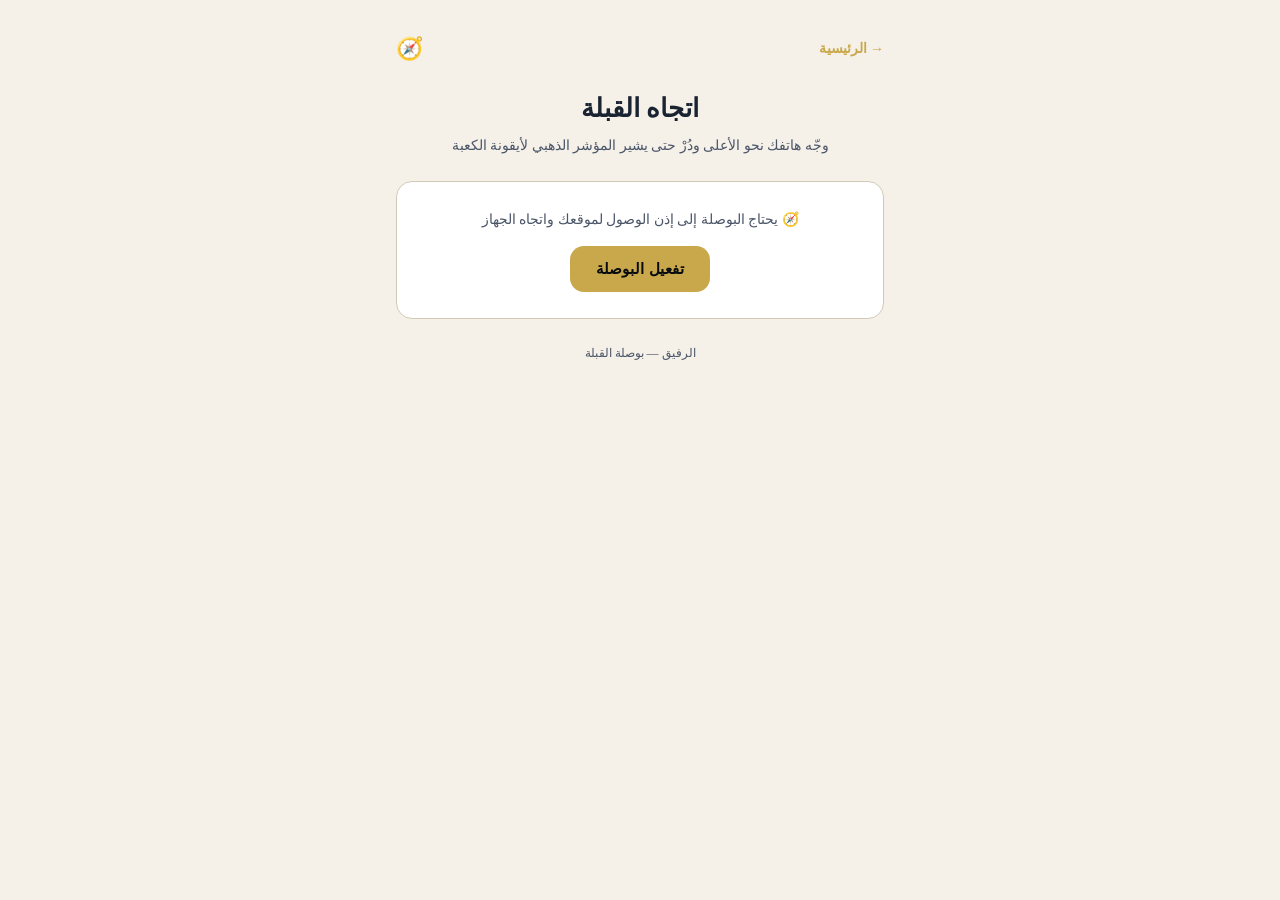
<file: qibla.html>
<!DOCTYPE html>
<html lang="ar" dir="rtl">
<head>
<meta charset="UTF-8">
<meta name="viewport" content="width=device-width, initial-scale=1.0">
<title>اتجاه القبلة — الرفيق</title>
<link rel="stylesheet" href="./style.css">
<link rel="icon" type="image/svg+xml" href="data:image/svg+xml,<svg xmlns='http://www.w3.org/2000/svg' viewBox='0 0 100 100'><text y='.9em' font-size='90'>🧭</text></svg>">
<style>
  .container{max-width:520px;margin:0 auto;padding:16px;}
  .topbar{display:flex;align-items:center;justify-content:space-between;padding:14px 0;}
  .back{color:var(--gold);text-decoration:none;font-size:14px;font-weight:600;}
  h1{text-align:center;font-size:26px;color:var(--gold-soft);margin:6px 0 2px;}
  .sub{text-align:center;color:var(--muted);font-size:14px;margin-bottom:24px;}

  #permissionCard{background:var(--card);border-radius:var(--radius);border:1px solid var(--border);
    padding:26px 22px;text-align:center;backdrop-filter:blur(12px);}
  #permissionCard button{background:var(--gold);color:#080B10;border:none;border-radius:14px;
    padding:14px 26px;font-size:15px;font-weight:700;cursor:pointer;margin-top:14px;}
  #permissionCard p{color:var(--muted);font-size:14px;}

  .compass-wrap{display:none;text-align:center;}
  .compass-ring{
    position:relative;width:280px;height:280px;margin:0 auto 20px;
    border-radius:50%;background:
      url("data:image/svg+xml,%3Csvg xmlns='http://www.w3.org/2000/svg' viewBox='0 0 200 200'%3E%3Cg fill='none' stroke='%23D4AF37' stroke-width='0.6' opacity='0.15'%3E%3Cpolygon points='100,20 137,63 180,70 150,105 158,150 100,130 42,150 50,105 20,70 63,63'/%3E%3Ccircle cx='100' cy='100' r='75'/%3E%3C/g%3E%3C/svg%3E") center/70% no-repeat,
      radial-gradient(circle at 50% 40%,#1a1a1a,#080B10);
    border:6px solid var(--card);box-shadow:0 10px 30px rgba(0,0,0,0.5), inset 0 0 0 1px var(--border);
  }
  .dir-label{position:absolute;font-size:13px;font-weight:700;color:var(--muted);}
  .n-label{top:14px;left:50%;transform:translateX(-50%);color:var(--gold);}
  .e-label{right:14px;top:50%;transform:translateY(-50%);}
  .s-label{bottom:14px;left:50%;transform:translateX(-50%);}
  .w-label{left:14px;top:50%;transform:translateY(-50%);}

  .needle{
    position:absolute;left:50%;top:50%;width:6px;height:110px;
    transform-origin:50% 100%;transform:translate(-50%,-100%) rotate(0deg);
    transition:transform .15s linear;
  }
  .needle::before{content:'';position:absolute;top:0;left:0;width:0;height:0;
    border-left:10px solid transparent;border-right:10px solid transparent;
    border-bottom:22px solid var(--gold);left:-7px;}
  .needle::after{content:'';position:absolute;top:22px;left:-3px;width:6px;height:88px;
    background:linear-gradient(var(--gold),#6b4f0a);}
  .kaaba-icon{position:absolute;left:50%;top:50%;transform:translate(-50%,-100%);
    margin-top:-46px;font-size:26px;}
  .center-dot{position:absolute;left:50%;top:50%;width:14px;height:14px;border-radius:50%;
    background:var(--gold);transform:translate(-50%,-50%);box-shadow:0 0 0 4px #080B10;}

  .qibla-info{background:var(--card);border-radius:14px;border:1px solid var(--border);
    padding:16px;margin-bottom:14px;backdrop-filter:blur(12px);}
  .qibla-angle{font-size:32px;font-weight:800;color:var(--gold);}
  .qibla-label{font-size:13px;color:var(--muted);margin-top:4px;}
  .aligned-msg{color:var(--gold);font-weight:700;font-size:14px;margin-top:6px;display:none;}
  .stability-badge{font-size:11.5px;color:var(--muted);margin-top:8px;}
  .stability-badge.good{color:#4CAF50;}
  .stability-badge.jittery{color:#f44336;}

  .note{font-size:12px;color:var(--muted);line-height:1.7;margin-top:10px;}
  footer{text-align:center;padding:24px 0 10px;color:var(--muted);font-size:12px;}
</style>
</head>
<body>
<div class="container">
  <div class="topbar">
    <a class="back" href="./index.html">→ الرئيسية</a>
    <span style="font-size:22px;">🧭</span>
  </div>
  <h1>اتجاه القبلة</h1>
  <p class="sub">وجّه هاتفك نحو الأعلى ودُرْ حتى يشير المؤشر الذهبي لأيقونة الكعبة</p>

  <div id="permissionCard">
    <p>🧭 يحتاج البوصلة إلى إذن الوصول لموقعك واتجاه الجهاز</p>
    <button id="startBtn">تفعيل البوصلة</button>
  </div>

  <div class="compass-wrap" id="compassWrap">
    <div class="qibla-info">
      <div class="qibla-angle" id="qiblaAngle">—</div>
      <div class="qibla-label">زاوية القبلة من الشمال (اتجاه ثابت لموقعك)</div>
      <div class="aligned-msg" id="alignedMsg">✅ أنت متجه الآن نحو القبلة</div>
      <div class="stability-badge" id="stabilityBadge">📡 يجري تقييم استقرار الحساس...</div>
    </div>

    <div class="compass-ring">
      <div class="dir-label n-label">ش</div>
      <div class="dir-label e-label">ق</div>
      <div class="dir-label s-label">ج</div>
      <div class="dir-label w-label">غ</div>
      <div class="needle" id="needle">
        <span class="kaaba-icon">🕋</span>
      </div>
      <div class="center-dot"></div>
    </div>

    <p class="note">الزاوية محسوبة بدقة جغرافية باتجاه الكعبة المشرفة (مكة المكرمة). إذا لم تتغير البوصلة، حرّك الهاتف على شكل ٨ لمعايرة الحساس المغناطيسي.</p>
  </div>

  <footer>الرفيق — بوصلة القبلة</footer>
</div>

<script>
const KAABA = { lat: 21.4225, lng: 39.8262 };

function bearingToQibla(lat, lng){
  const toRad = d=>d*Math.PI/180, toDeg = r=>r*180/Math.PI;
  const φ1 = toRad(lat), φ2 = toRad(KAABA.lat);
  const Δλ = toRad(KAABA.lng - lng);
  const y = Math.sin(Δλ) * Math.cos(φ2);
  const x = Math.cos(φ1)*Math.sin(φ2) - Math.sin(φ1)*Math.cos(φ2)*Math.cos(Δλ);
  let brng = toDeg(Math.atan2(y,x));
  return (brng + 360) % 360;
}

let qiblaBearing = null;
let smoothedHeading = null;
const SMOOTHING = 0.15;
let lastRawHeading = null;
let jitterEMA = 0;

function smoothAngle(prev, next, factor){
  if(prev === null) return next;
  let diff = ((next - prev + 540) % 360) - 180;
  return (prev + factor * diff + 360) % 360;
}

function startCompass(){
  navigator.geolocation.getCurrentPosition(pos=>{
    qiblaBearing = bearingToQibla(pos.coords.latitude, pos.coords.longitude);
    document.getElementById('qiblaAngle').textContent = `${Math.round(qiblaBearing)}°`;
    document.getElementById('permissionCard').style.display = 'none';
    document.getElementById('compassWrap').style.display = 'block';
    attachOrientation();
  }, ()=>{
    alert('تعذّر تحديد موقعك. تأكد من تفعيل خدمة الموقع في المتصفح.');
  }, { enableHighAccuracy:true });
}

function attachOrientation(){
  function handler(e){
    let heading;
    if(e.webkitCompassHeading !== undefined){
      heading = e.webkitCompassHeading;
    } else if(e.alpha !== null){
      heading = 360 - e.alpha;
    } else {
      return;
    }

    if(lastRawHeading !== null){
      let rawDiff = Math.abs(((heading - lastRawHeading + 540) % 360) - 180);
      jitterEMA = jitterEMA*0.9 + rawDiff*0.1;
      const badge = document.getElementById('stabilityBadge');
      if(jitterEMA < 1.5){
        badge.textContent = '✅ الحساس مستقر — القراءة موثوقة';
        badge.className = 'stability-badge good';
      } else if(jitterEMA < 4){
        badge.textContent = '📡 استقرار متوسط';
        badge.className = 'stability-badge';
      } else {
        badge.textContent = '⚠️ تذبذب مرتفع — حرّك الهاتف على شكل ٨ للمعايرة';
        badge.className = 'stability-badge jittery';
      }
    }
    lastRawHeading = heading;

    smoothedHeading = smoothAngle(smoothedHeading, heading, SMOOTHING);
    const needleRotation = (qiblaBearing - smoothedHeading + 360) % 360;
    document.getElementById('needle').style.transform =
      `translate(-50%,-100%) rotate(${needleRotation}deg)`;

    const diff = Math.min(Math.abs(needleRotation), 360-Math.abs(needleRotation));
    document.getElementById('alignedMsg').style.display = diff < 6 ? 'block' : 'none';
  }

  if(typeof DeviceOrientationEvent !== 'undefined' &&
     typeof DeviceOrientationEvent.requestPermission === 'function'){
    DeviceOrientationEvent.requestPermission().then(state=>{
      if(state === 'granted'){
        window.addEventListener('deviceorientationabsolute', handler, true);
        window.addEventListener('deviceorientation', handler, true);
      } else {
        alert('تم رفض إذن اتجاه الجهاز. لن يعمل المؤشر الحي، لكن الزاوية المحسوبة أعلاه صحيحة.');
      }
    }).catch(()=>{});
  } else {
    window.addEventListener('deviceorientationabsolute', handler, true);
    window.addEventListener('deviceorientation', handler, true);
  }
}

document.getElementById('startBtn').addEventListener('click', startCompass);
</script>
</body>
</html>
</file>
<file: style.css>
/* ============================================================
   الرفيق — الأنماط الأساسية
   ============================================================ */

:root {
    --primary: #1a2332;
    --secondary: #2c3e50;
    --gold: #c9a84c;
    --gold-light: #e8d5a3;
    --bg: #f5f0e8;
    --card: #ffffff;
    --text: #1a2332;
    --muted: #4a5568;
    --border: #d1c9b8;
    --shadow: 0 4px 20px rgba(0, 0, 0, 0.06);
    --radius: 16px;
    --font-arabic: 'Lateef', 'Amiri', serif;
    --font-quran: 'Amiri', serif;
}

[data-theme="dark"] {
    --bg: #0d1117;
    --card: #161b22;
    --text: #f0f6fc;
    --muted: #8b949e;
    --border: #30363d;
    --shadow: 0 4px 20px rgba(0, 0, 0, 0.4);
}

* {
    margin: 0;
    padding: 0;
    box-sizing: border-box;
}

body {
    font-family: var(--font-arabic);
    background: var(--bg);
    color: var(--text);
    transition: background 0.3s, color 0.3s;
    min-height: 100vh;
    line-height: 1.7;
}

/* ============================================================
   الهيدر
   ============================================================ */

.app-header {
    background: var(--primary);
    color: white;
    padding: 16px 24px;
    display: flex;
    justify-content: space-between;
    align-items: center;
    flex-wrap: wrap;
    gap: 12px;
    position: sticky;
    top: 0;
    z-index: 100;
    box-shadow: 0 2px 15px rgba(0, 0, 0, 0.2);
}

.app-header h1 {
    font-family: var(--font-quran);
    font-size: 1.6rem;
    color: var(--gold);
}

.header-nav {
    display: flex;
    gap: 15px;
}

.header-nav a {
    color: rgba(255, 255, 255, 0.8);
    text-decoration: none;
    font-size: 0.95rem;
    padding: 6px 12px;
    border-radius: 8px;
    transition: 0.3s;
}

.header-nav a:hover {
    background: rgba(255, 255, 255, 0.1);
    color: white;
}

/* ============================================================
   المحتوى الرئيسي
   ============================================================ */

.container {
    max-width: 900px;
    margin: 0 auto;
    padding: 20px 16px;
}

.hero {
    text-align: center;
    padding: 30px 10px;
}

.hero h2 {
    font-size: 1.8rem;
    color: var(--gold);
    font-family: var(--font-quran);
}

.hero p {
    color: var(--muted);
    font-size: 1.1rem;
}

/* ============================================================
   البطاقات
   ============================================================ */

.cards-grid {
    display: grid;
    grid-template-columns: repeat(auto-fill, minmax(220px, 1fr));
    gap: 20px;
    margin-top: 30px;
}

.card-link {
    text-decoration: none;
}

.card {
    background: var(--card);
    border: 1px solid var(--border);
    border-radius: var(--radius);
    padding: 24px 18px;
    text-align: center;
    transition: 0.3s;
    box-shadow: var(--shadow);
    color: var(--text);
}

.card:hover {
    transform: translateY(-4px);
    box-shadow: 0 8px 30px rgba(0, 0, 0, 0.12);
}

.card-icon {
    font-size: 2.5rem;
    display: block;
    margin-bottom: 10px;
}

.card h3 {
    color: var(--gold);
    font-size: 1.2rem;
    margin-bottom: 8px;
}

.card p {
    color: var(--muted);
    font-size: 0.95rem;
}

/* ============================================================
   الفوتر
   ============================================================ */

.app-footer {
    background: var(--primary);
    color: rgba(255, 255, 255, 0.6);
    text-align: center;
    padding: 20px;
    margin-top: 40px;
    font-size: 0.9rem;
}

/* ============================================================
   زر تبديل الوضع المظلم (يضاف بواسطة app.js)
   ============================================================ */

.theme-toggle {
    background: transparent;
    border: 1px solid rgba(255, 255, 255, 0.2);
    color: white;
    padding: 6px 14px;
    border-radius: 8px;
    cursor: pointer;
    font-size: 1.1rem;
}

/* ============================================================
   استجابة للشاشات الصغيرة
   ============================================================ */

@media (max-width: 600px) {
    .app-header {
        flex-direction: column;
        align-items: stretch;
        text-align: center;
    }

    .header-nav {
        justify-content: center;
    }

    .cards-grid {
        grid-template-columns: 1fr 1fr;
    }
}

@media (max-width: 400px) {
    .cards-grid {
        grid-template-columns: 1fr;
    }

    .app-header h1 {
        font-size: 1.3rem;
    }
}
</file>
